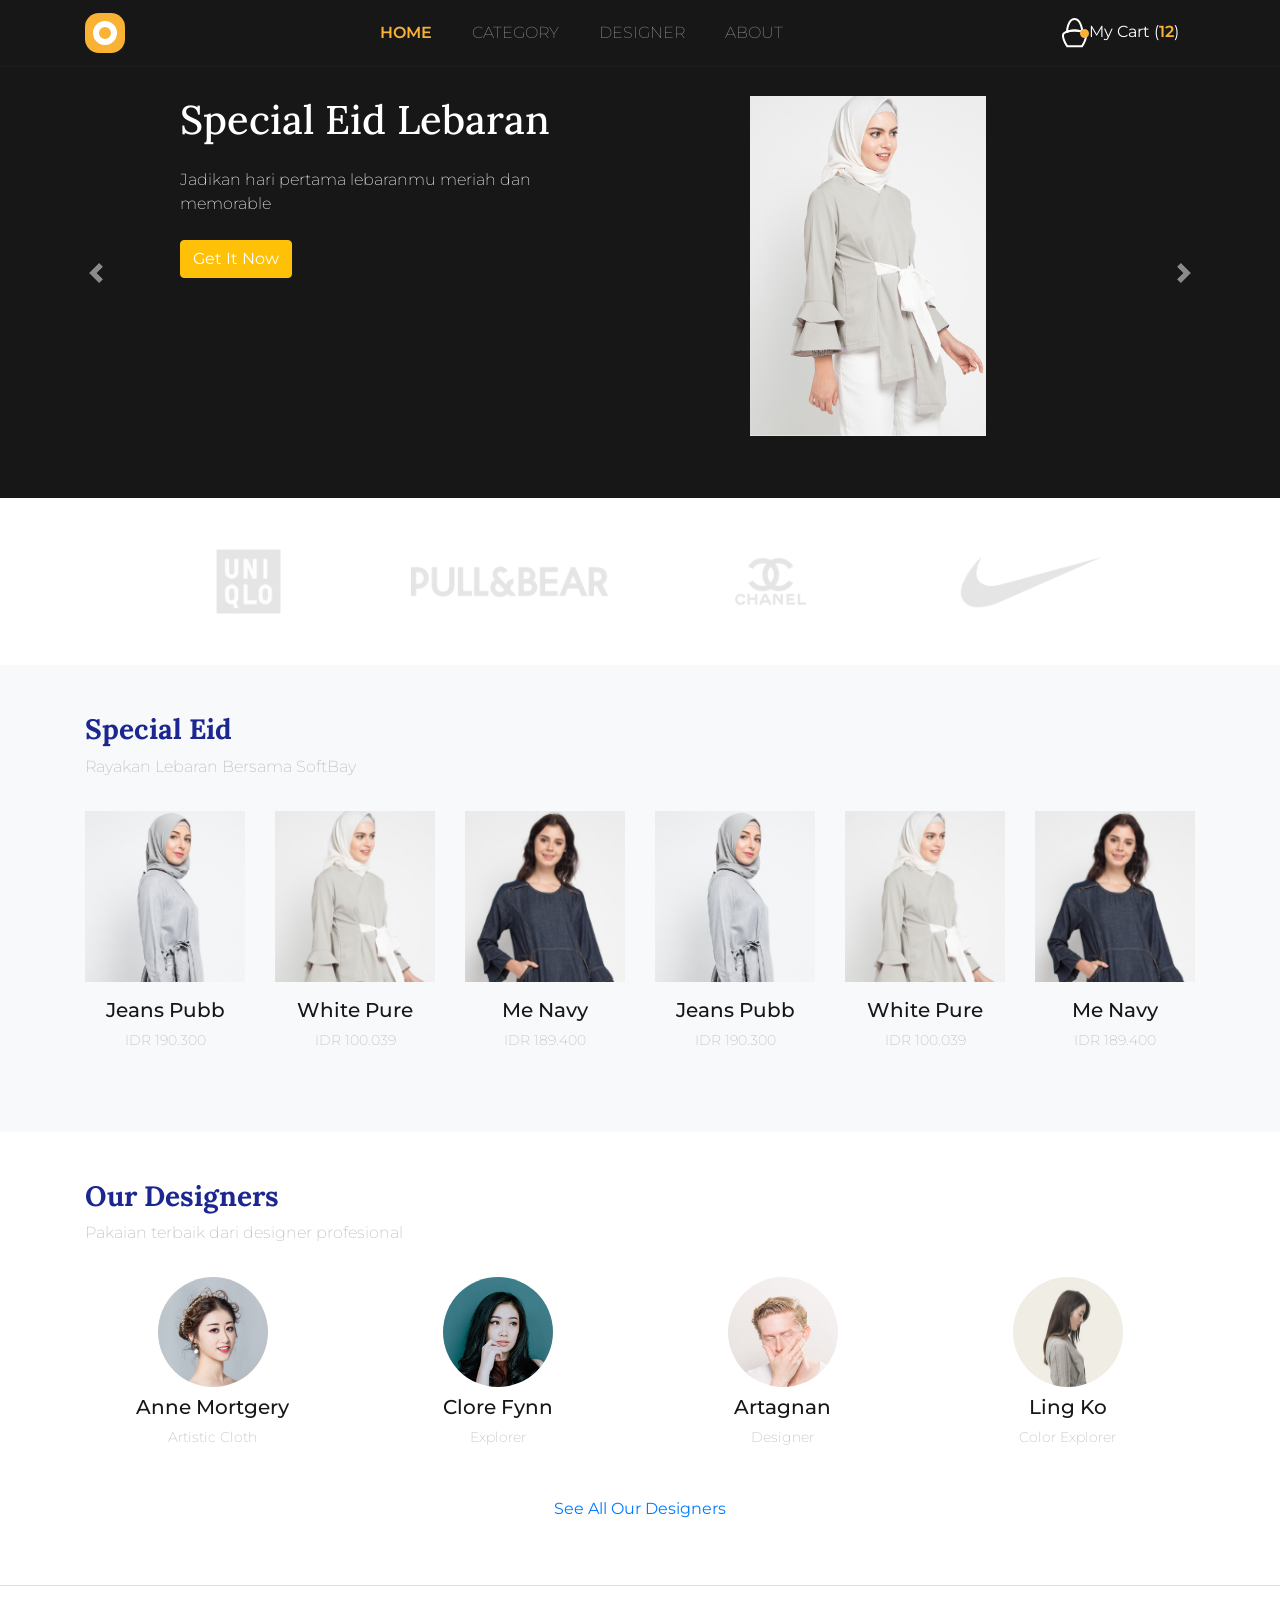
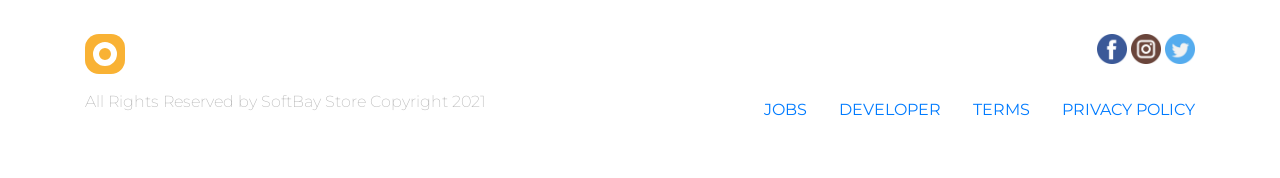
<file: public/index.html>
<!DOCTYPE html>
<html lang="en">
  <head>
    <!-- Required meta tags -->
    <meta charset="utf-8" />
    <meta
      name="viewport"
      content="width=device-width, initial-scale=1, shrink-to-fit=no"
    />

    <!-- Bootstrap CSS -->
    <link rel="stylesheet" href="css/bootstrap.css" />

    <!-- Font Awesome -->
    <link rel="stylesheet" href="css/all.css" />

    <!-- Google Fonts -->
    <link
      href="https://fonts.googleapis.com/css?family=Lora:400,700|Montserrat:200,400,600&display=swap"
      rel="stylesheet"
    />

    <!-- My CSS -->
    <link rel="stylesheet" href="css/style.css" />

    <title>SoftBay-Store</title>
  </head>
  <body>
    <!-- Navbar -->

    <nav class="navbar navbar-expand-lg navbar-dark fixed-top">
      <div class="container">
        <a class="navbar-brand" href="#">
          <img src="images/logo_small.png" alt="SoftBay" />
        </a>
        <button
          class="navbar-toggler"
          type="button"
          data-toggle="collapse"
          data-target="#navbarNav"
          aria-controls="navbarNav"
          aria-expanded="false"
          aria-label="Toggle navigation"
        >
          <span class="navbar-toggler-icon"></span>
        </button>
        <div class="collapse navbar-collapse" id="navbarNav">
          <ul class="navbar-nav text-uppercase mx-auto">
            <li class="nav-item active">
              <a class="nav-link" href="#">HOME</a>
            </li>
            <li class="nav-item">
              <a class="nav-link" href="#">CATEGORY</a>
            </li>
            <li class="nav-item">
              <a class="nav-link" href="#">DESIGNER</a>
            </li>
            <li class="nav-item">
              <a class="nav-link" href="#">ABOUT</a>
            </li>
          </ul>
          <a href="" class="nav-link text-white"
            ><img src="images/icon-cart@2x.png" alt="SoftBay" /></i>My Cart (<span>12</span>)</a
          >
        </div>
      </div>
    </nav>

    <!-- Navbar End -->

    <!-- Carousel -->

    <div id="carouselExampleControls" class="carousel slide mt-5" data-ride="carousel">
  <div class="carousel-inner">
    <div class="container">
    <div class="carousel-item active">
      <div class="row pt-5 justify-content-center">
        <div class="col-9 col-sm-4 col-lg-5">
          <h1 class="mb-4">Special Eid
            Lebaran</h1>
            <p class="mb-4">
              Jadikan hari pertama lebaranmu
              meriah dan memorable
            </p>
            <a href="" class="btn btn-warning text-white">Get It Now</a>
        </div>
        <div class="col-3 col-sm-6 col-md-4 col-lg-4 d-none d-sm-block offset-1">
          <img src="images/slideshow/1@2x.png" alt="">
        </div>
      </div>
    </div>
    <div class="carousel-item">
         <div class="row pt-5 justify-content-center">
        <div class="col-9 col-sm-4 col-lg-5">
          <h1 class="mb-4">Special Eid
            Lebaran</h1>
            <p class="mb-4">
              Jadikan hari pertama lebaranmu
              meriah dan memorable
            </p>
            <a href="" class="btn btn-warning text-white">Get It Now</a>
        </div>
        <div class="col-3 col-sm-6 col-md-4 col-lg-4 d-none d-sm-block offset-1">
          <img src="images/slideshow/1@2x.png" alt="">
        </div>
      </div>
    </div>
    <div class="carousel-item">
         <div class="row pt-5 justify-content-center">
        <div class="col-9 col-sm-4 col-lg-5">
          <h1 class="mb-4">Special Eid
            Lebaran</h1>
            <p class="mb-4">
              Jadikan hari pertama lebaranmu
              meriah dan memorable
            </p>
            <a href="" class="btn btn-warning text-white">Get It Now</a>
        </div>
        <div class="col-3 col-sm-6 col-md-4 col-lg-4 d-none d-sm-block offset-1">
          <img src="images/slideshow/1@2x.png" alt="">
        </div>
      </div>
    </div>
  </div>
  </div>
  <a class="carousel-control-prev" href="#carouselExampleControls" role="button" data-slide="prev">
    <span class="carousel-control-prev-icon" aria-hidden="true"></span>
    <span class="sr-only">Previous</span>
  </a>
  <a class="carousel-control-next" href="#carouselExampleControls" role="button" data-slide="next">
    <span class="carousel-control-next-icon" aria-hidden="true"></span>
    <span class="sr-only">Next</span>
  </a>
</div>

    <!-- Carousel End -->

    <!-- Brands -->

    <section class="brands">
      <div class="container">
        <div class="row p-5 text-center">
          <div class="col-md">
            <img src="images/brand/uniqlo.png" class="img-fluid" alt="">
          </div>
          <div class="col-md">
            <img src="images/brand/pnb.png" class="img-fluid" alt="">
          </div>
          <div class="col-md">
            <img src="images/brand/cc.png" class="img-fluid" alt="">
          </div>
          <div class="col-md">
            <img src="images/brand/nike.png" class="img-fluid" alt="">
          </div>
        </div>
      </div>
    </section>

    <!-- Brands End -->

    <!-- Features -->

    <section class="features bg-light p-5">
      <div class="container">
        <div class="row mb-3">
          <div class="col">
            <h3>Special Eid</h3>
            <p>
              Rayakan Lebaran Bersama SoftBay
            </p>
          </div>
        </div>

        <div class="row">
          <div class="col-6 col-sm-4 col-md-3 col-lg-2">
            <figure class="figure">
              <div class="figure-img">
              <img src="images/feature/1.png" class="figure-img img-fluid " alt="...">
               <a href="" class="d-flex justify-content-center ">
                <img src="images/detail.png" class="align-self-center">
              </a>
             </div>
             <figcaption class="figure-caption text-center">
            <h5>Jeans Pubb</h5>
             <p>
              IDR 190.300
             </p>
            </figcaption>
          </figure>
          </div>
          <div class="col-6 col-sm-4 col-md-3 col-lg-2">
            <figure class="figure">
             <div class="figure-img">
            <img src="images/feature/2.png" class="figure-img img-fluid " alt="...">
             <a href="" class="d-flex justify-content-center ">
            <img src="images/detail.png" class="align-self-center">
             </a>
          </div>
           <figcaption class="figure-caption text-center">
           <h5>White Pure</h5>
            <p>
             IDR 100.039
            </p>
           </figcaption>
          </figure>
          </div>
          <div class="col-6 col-sm-4 col-md-3 col-lg-2">
            <figure class="figure">
             <div class="figure-img">
             <img src="images/feature/3.png" class="figure-img img-fluid " alt="...">
           <a href="" class="d-flex justify-content-center ">
            <img src="images/detail.png" class="align-self-center">
          </a>
         </div>
           <figcaption class="figure-caption text-center">
            <h5>Me Navy</h5>
            <p>
            IDR 189.400
          </p>
         </figcaption>
          </figure>
          </div>
          <div class="col-6 col-sm-4 col-md-3 col-lg-2">
            <figure class="figure">
             <div class="figure-img">
              <img src="images/feature/1.png" class="figure-img img-fluid " alt="...">
              <a href="" class="d-flex justify-content-center ">
              <img src="images/detail.png" class="align-self-center">
             </a>
             </div>
             <figcaption class="figure-caption text-center">
               <h5>Jeans Pubb</h5>
                <p>
                IDR 190.300
              </p>
              </figcaption>
            </figure>
          </div>
          <div class="col-6 col-sm-4 col-md-3 col-lg-2">
            <figure class="figure">
            <div class="figure-img">
              <img src="images/feature/2.png" class="figure-img img-fluid " alt="...">
              <a href="" class="d-flex justify-content-center ">
              <img src="images/detail.png" class="align-self-center">
              </a>
           </div>
            <figcaption class="figure-caption text-center">
             <h5>White Pure</h5>
             <p>
              IDR 100.039
             </p>
            </figcaption>
            </figure>
          </div>
          <div class="col-6 col-sm-4 col-md-3 col-lg-2">
            <figure class="figure">
             <div class="figure-img">
                <img src="images/feature/3.png" class="figure-img img-fluid " alt="...">
                <a href="" class="d-flex justify-content-center ">
             <img src="images/detail.png" class="align-self-center">
           </a>
           </div>
            <figcaption class="figure-caption text-center">
             <h5>Me Navy</h5>
            <p>
               IDR 189.400
            </p>
             </figcaption>
                </figure>
          </div>
        </div>
      </div>
    </section>

    <!-- Features End -->

    <!-- Designer -->

    <section class="designer p-5">
      <div class="container">
        <div class="row mb-3">
          <div class="col">
            <h3>Our Designers</h3>
            <p>
              Pakaian terbaik dari designer profesional
            </p>
          </div>
        </div>

        <div class="row">
          <div class="col-6 col-sm-3 text-center">
              <figure class="figure">
               <img src="images/designer/1.png" class="figure-img img-fluid " alt="...">
                 <figcaption class="figure-caption text-center">
                     <h5>Anne Mortgery</h5>
                        <p>
                        Artistic Cloth
                      </p>
                        </figcaption>
                </figure>
          </div>
            <div class="col-6 col-sm-3 text-center">
              <figure class="figure">
               <img src="images/designer/2.png" class="figure-img img-fluid " alt="...">
                 <figcaption class="figure-caption text-center">
                     <h5>Clore Fynn</h5>
                        <p>
                        Explorer
                      </p>
                        </figcaption>
                </figure>
          </div>
            <div class="col-6 col-sm-3 text-center">
              <figure class="figure">
               <img src="images/designer/3.png" class="figure-img img-fluid " alt="...">
                 <figcaption class="figure-caption text-center">
                     <h5>Artagnan</h5>
                        <p>
                        Designer
                      </p>
                        </figcaption>
                </figure>
          </div>
            <div class="col-6 col-sm-3 text-center">
              <figure class="figure">
               <img src="images/designer/4.png" class="figure-img img-fluid " alt="...">
                 <figcaption class="figure-caption text-center">
                     <h5>Ling Ko</h5>
                        <p>
                        Color Explorer
                      </p>
                        </figcaption>
                </figure>
          </div>
        </div>

        <div class="row m-3">
          <div class="col text-center">
            <a href="">See All Our Designers</a>
          </div>
        </div>
      </div>
    </section>

    <!-- Designer End -->

    <!-- Footer -->

    <footer class="border-top p-5">
      <div class="container">
        <div class="row justify-content-between">
          <div class="col-1">
            <a href=""><img src="images/logo_small.png"></a>
          </div>
          <div class="col-5 text-right">
            <a href=""> <img src="images/social/fb.png" alt=""></a>
           <a href=""> <img src="images/social/ig.png" alt=""></a>
           <a href=""> <img src="images/social/tw.png" alt=""></a>
          </div>
        </div>

        <div class="row mt-3 justify-content-between">
          <div class="col-5">
            <p> 
              All Rights Reserved by SoftBay Store Copyright 2021
            </p>
          </div>
          <div class="col-6">
            <nav class="nav justify-content-end">
              <a class="nav-link" href="#">JOBS</a>
              <a class="nav-link active" href="#">DEVELOPER</a>
              <a class="nav-link" href="#">TERMS</a>
              <a class="nav-link pr-0" href="#"> PRIVACY POLICY</a>
            </nav>
          </div>
        </div>
      </div>
    </footer>

    <!-- Footer End -->

    <script src="js/jquery-3.6.0.min.js"></script>
    <script src="js/popper.min.js"></script>
    <script src="js/bootstrap.js"></script>
    <script src="js/all.js"></script>
  </body>
</html>
</file>
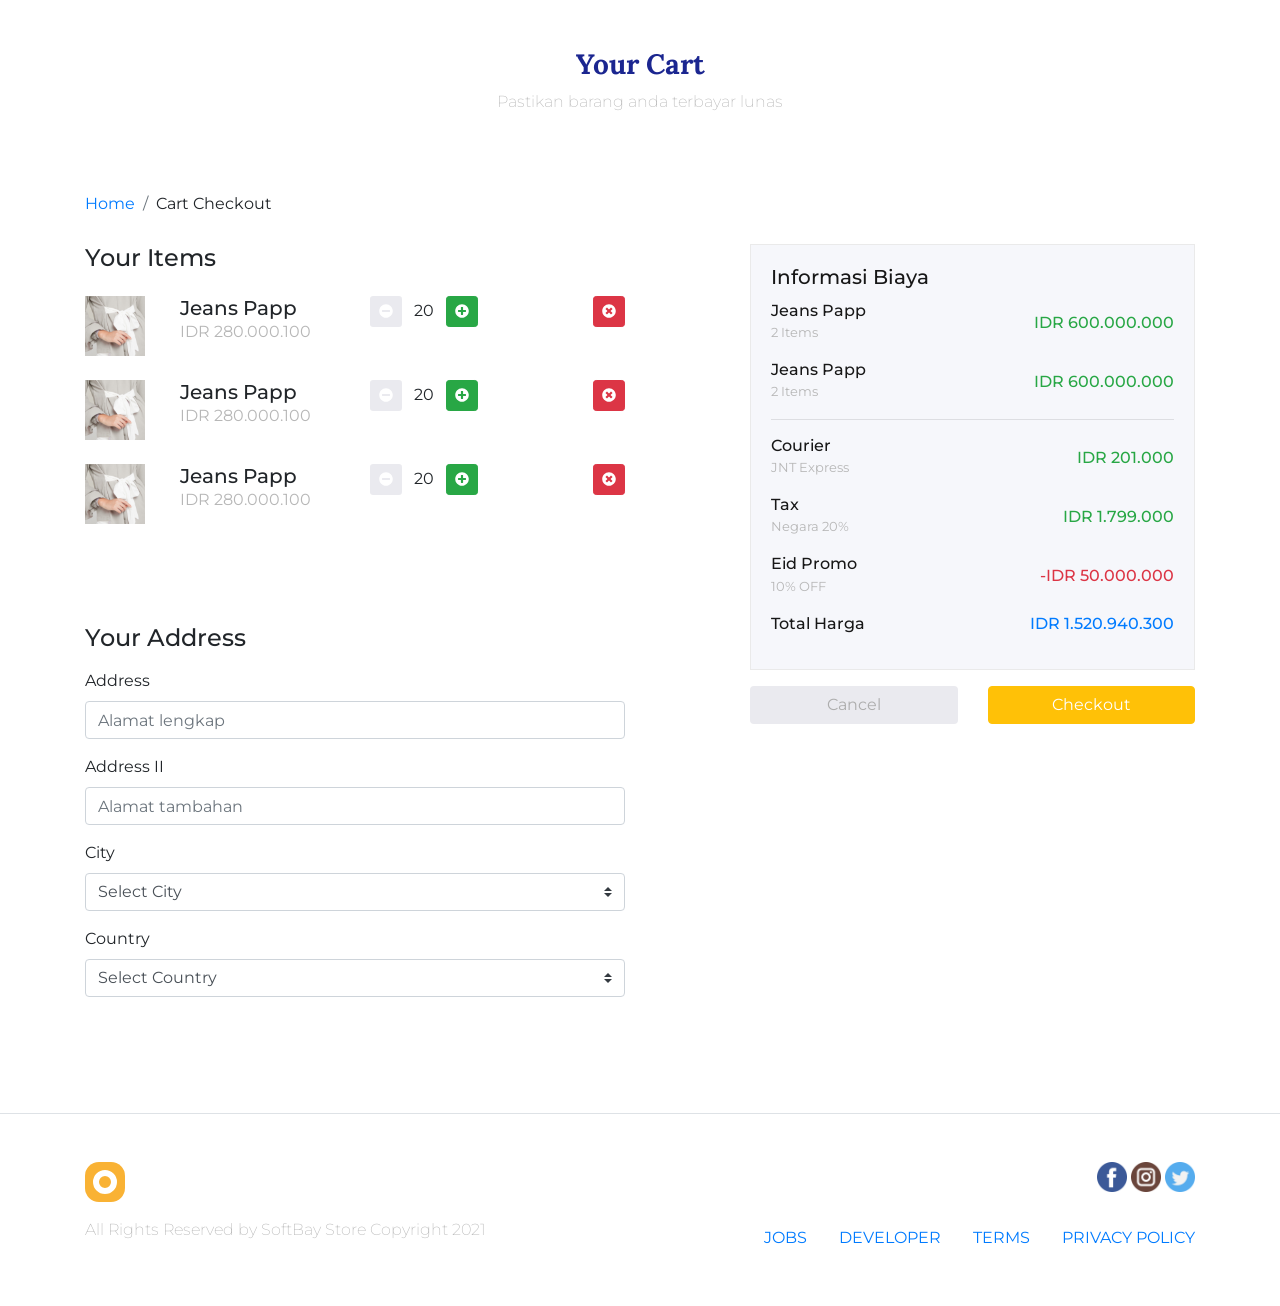
<file: public/cart.html>
<!DOCTYPE html>
<html lang="en">
  <head>
    <!-- Required meta tags -->
    <meta charset="utf-8" />
    <meta
      name="viewport"
      content="width=device-width, initial-scale=1, shrink-to-fit=no"
    />

    <!-- Bootstrap CSS -->
    <link rel="stylesheet" href="css/bootstrap.css" />

    <!-- Font Awesome -->
    <link rel="stylesheet" href="css/all.css" />

    <!-- Google Fonts -->
    <link
      href="https://fonts.googleapis.com/css?family=Lora:400,700|Montserrat:200,400,600&display=swap"
      rel="stylesheet"
    />

    <!-- My CSS -->
    <link rel="stylesheet" href="css/style.css" />

    <title>SoftBay-Store</title>
  </head>
  <body>
    <div class="continer cart-header">
      <div class="row my-5 text-center">
        <div class="col">
          <h3>Your Cart</h3>
          <p>Pastikan barang anda terbayar lunas</p>
        </div>
      </div>
    </div>

    <!-- Breadcrumbs -->

    <div class="container mt-5">
      <nav>
        <ol class="breadcrumb bg-transparent pl-0 cart-breadcrumb">
          <li class="breadcrumb-item active"><a href="#">Home</a></li>
          <li class="breadcrumb-item" aria-current="page">Cart Checkout</li>
        </ol>
      </nav>
    </div>

    <!-- Checkout -->
    <section class="checkout">
      <div class="container">
        <div class="row justify-content-between" style="margin-bottom: 100px">
          <div class="col-lg-6">
            <h4 class="mb-4">Your Items</h4>
            <div class="row mb-4">
              <div class="col-2">
                <img src="images/cart/1.png" />
              </div>
              <div class="col-4">
                <h5 class="m-0">Jeans Papp</h5>
                <p class="m-0" style="color: #b7b7b7">IDR 280.000.100</p>
              </div>
              <div class="col-4">
                <button
                  type="button"
                  class="btn btn-sm"
                  style="background-color: #eaeaef; color: white"
                >
                  <i class="fas fa-minus-circle"></i>
                </button>
                <span class="mx-2">20</span>
                <button
                  type="button"
                  class="btn btn-sm btn-success"
                  style="color: white"
                >
                  <i class="fas fa-plus-circle"></i>
                </button>
              </div>
              <div class="col-2 text-right">
                <button
                  type="button"
                  class="btn btn-sm btn-danger"
                  style="color: white"
                >
                  <i class="fas fa-times-circle"></i>
                </button>
              </div>
            </div>
            <div class="row mb-4">
              <div class="col-2">
                <img src="images/cart/1.png" />
              </div>
              <div class="col-4">
                <h5 class="m-0">Jeans Papp</h5>
                <p class="m-0" style="color: #b7b7b7">IDR 280.000.100</p>
              </div>
              <div class="col-4">
                <button
                  type="button"
                  class="btn btn-sm"
                  style="background-color: #eaeaef; color: white"
                >
                  <i class="fas fa-minus-circle"></i>
                </button>
                <span class="mx-2">20</span>
                <button
                  type="button"
                  class="btn btn-sm btn-success"
                  style="color: white"
                >
                  <i class="fas fa-plus-circle"></i>
                </button>
              </div>
              <div class="col-2 text-right">
                <button
                  type="button"
                  class="btn btn-sm btn-danger"
                  style="color: white"
                >
                  <i class="fas fa-times-circle"></i>
                </button>
              </div>
            </div>
            <div class="row mb-4">
              <div class="col-2">
                <img src="images/cart/1.png" />
              </div>
              <div class="col-4">
                <h5 class="m-0">Jeans Papp</h5>
                <p class="m-0" style="color: #b7b7b7">IDR 280.000.100</p>
              </div>
              <div class="col-4">
                <button
                  type="button"
                  class="btn btn-sm"
                  style="background-color: #eaeaef; color: white"
                >
                  <i class="fas fa-minus-circle"></i>
                </button>
                <span class="mx-2">20</span>
                <button
                  type="button"
                  class="btn btn-sm btn-success"
                  style="color: white"
                >
                  <i class="fas fa-plus-circle"></i>
                </button>
              </div>
              <div class="col-2 text-right">
                <button
                  type="button"
                  class="btn btn-sm btn-danger"
                  style="color: white"
                >
                  <i class="fas fa-times-circle"></i>
                </button>
              </div>
            </div>

            <h4 class="mb-3" style="margin-top: 100px">Your Address</h4>

            <form>
              <div class="form-group">
                <label for="address">Address</label>
                <input
                  type="text"
                  class="form-control"
                  id="address"
                  placeholder="Alamat lengkap"
                />
              </div>
              <div class="form-group">
                <label for="address2">Address II</label>
                <input
                  type="text"
                  class="form-control"
                  id="address2"
                  placeholder="Alamat tambahan"
                />
              </div>
              <div class="form-group">
                <label for="city">City</label>
                <select class="custom-select">
                  <option selected>Select City</option>
                  <option value="1">Bandung</option>
                  <option value="2">Jakarta</option>
                  <option value="3">Surabaya</option>
                </select>
              </div>
              <div class="form-group">
                <label for="country">Country</label>
                <select class="custom-select">
                  <option selected>Select Country</option>
                  <option value="1">Indonesia</option>
                  <option value="2">Malaysia</option>
                  <option value="3">Singapore</option>
                </select>
              </div>
            </form>
          </div>

          <div class="col-lg-5">
            <div class="card rounded-0 checkout-detail">
              <div class="card-body">
                <h5 class="card-title">Informasi Biaya</h5>
                <div class="row mb-3">
                  <div class="col">
                    <h6 class="m-0">Jeans Papp</h6>
                    <small style="color: #b7b7b7">2 Items</small>
                  </div>
                  <div class="col d-flex justify-content-end">
                    <h6 class="m-0 align-self-center text-success">
                      IDR 600.000.000
                    </h6>
                  </div>
                </div>
                <div class="row mb-3">
                  <div class="col">
                    <h6 class="m-0">Jeans Papp</h6>
                    <small style="color: #b7b7b7">2 Items</small>
                  </div>
                  <div class="col d-flex justify-content-end">
                    <h6 class="m-0 align-self-center text-success">
                      IDR 600.000.000
                    </h6>
                  </div>
                </div>

                <hr />

                <div class="row mb-3">
                  <div class="col">
                    <h6 class="m-0">Courier</h6>
                    <small style="color: #b7b7b7">JNT Express</small>
                  </div>
                  <div class="col d-flex justify-content-end">
                    <h6 class="m-0 align-self-center text-success">
                      IDR 201.000
                    </h6>
                  </div>
                </div>

                <div class="row mb-3">
                  <div class="col">
                    <h6 class="m-0">Tax</h6>
                    <small style="color: #b7b7b7">Negara 20%</small>
                  </div>
                  <div class="col d-flex justify-content-end">
                    <h6 class="m-0 align-self-center text-success">
                      IDR 1.799.000
                    </h6>
                  </div>
                </div>

                <div class="row mb-3">
                  <div class="col">
                    <h6 class="m-0">Eid Promo</h6>
                    <small style="color: #b7b7b7">10% OFF</small>
                  </div>
                  <div class="col d-flex justify-content-end">
                    <h6 class="m-0 align-self-center text-danger">
                      -IDR 50.000.000
                    </h6>
                  </div>
                </div>

                <div class="row mb-3">
                  <div class="col">
                    <h6 class="m-0">Total Harga</h6>
                  </div>
                  <div class="col d-flex justify-content-end">
                    <h6 class="m-0 align-self-center text-primary">
                      IDR 1.520.940.300
                    </h6>
                  </div>
                </div>
              </div>
            </div>

            <div class="row mt-3">
              <div class="col">
                <button
                  type="button"
                  class="btn btn-block"
                  style="background-color: #eaeaef; color: #adadad"
                >
                  Cancel
                </button>
              </div>
              <div class="col">
                <button
                  type="button"
                  class="btn btn-warning btn-block text-white"
                  data-toggle="modal"
                  data-target="#checkoutModal"
                >
                  Checkout
                </button>
              </div>
            </div>
          </div>
        </div>
      </div>
    </section>

    <!-- Checkout End -->

    <!-- Modal -->
    <div
      class="modal fade checkout-success"
      id="checkoutModal"
      tabindex="-1"
      aria-labelledby="exampleModalLabel"
      aria-hidden="true"
    >
      <div class="modal-dialog">
        <div class="modal-content">
          <div class="modal-body text-center">
            <img src="images/checkout/1.png" class="mb-5" />
            <h3>Checkout Berhasil</h3>
            <p>
              Anda akan mendapatkan barang anda <br />
              dalam beberapa hari
            </p>
            <button
              type="button"
              class="btn btn-secondary border-0 mt-3"
              data-dismiss="modal"
              style="background-color: #eaeaef; color: #adadad"
            >
              Home
            </button>
          </div>
        </div>
      </div>
    </div>

    <!-- Footer -->

    <footer class="border-top p-5">
      <div class="container">
        <div class="row justify-content-between">
          <div class="col-1">
            <a href=""><img src="images/logo_small.png" /></a>
          </div>
          <div class="col-5 text-right">
            <a href=""> <img src="images/social/fb.png" alt="" /></a>
            <a href=""> <img src="images/social/ig.png" alt="" /></a>
            <a href=""> <img src="images/social/tw.png" alt="" /></a>
          </div>
        </div>

        <div class="row mt-3 justify-content-between">
          <div class="col-5">
            <p>All Rights Reserved by SoftBay Store Copyright 2021</p>
          </div>
          <div class="col-6">
            <nav class="nav justify-content-end">
              <a class="nav-link" href="#">JOBS</a>
              <a class="nav-link active" href="#">DEVELOPER</a>
              <a class="nav-link" href="#">TERMS</a>
              <a class="nav-link pr-0" href="#"> PRIVACY POLICY</a>
            </nav>
          </div>
        </div>
      </div>
    </footer>

    <!-- Footer End -->

    <script src="js/jquery-3.6.0.min.js"></script>
    <script src="js/popper.min.js"></script>
    <script src="js/bootstrap.js"></script>
    <script src="js/all.js"></script>
  </body>
</html>
</file>
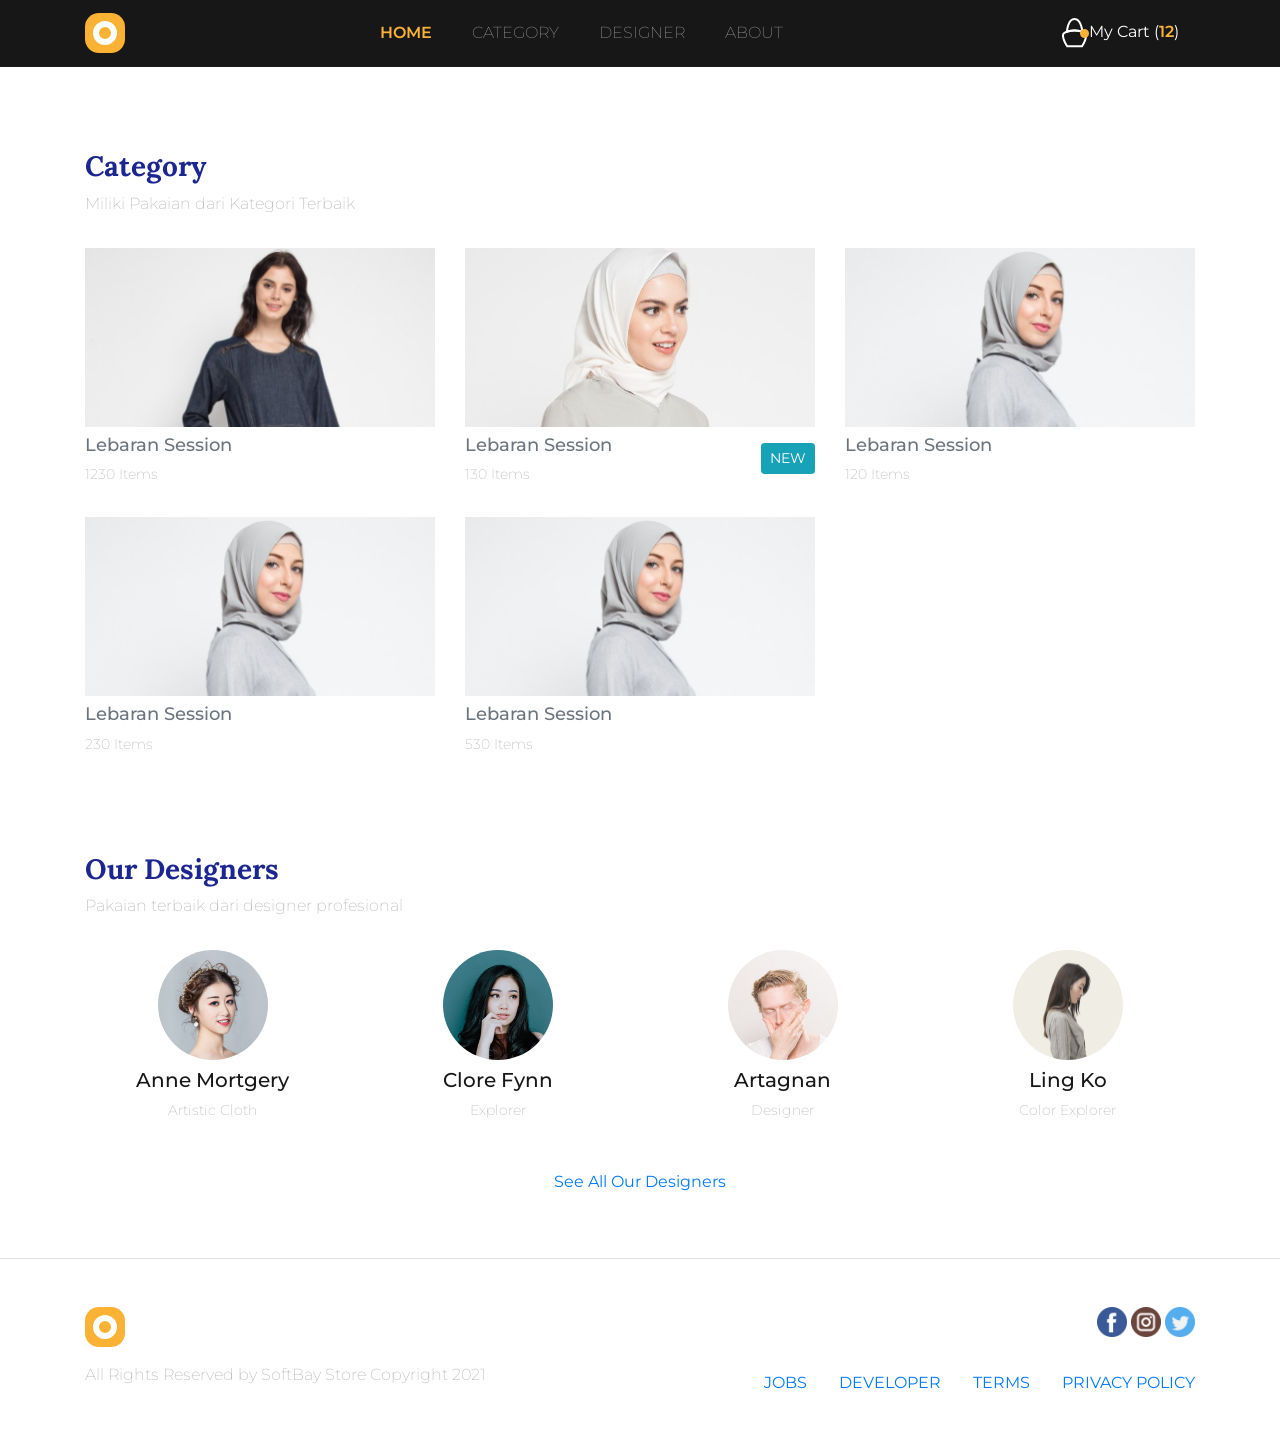
<file: public/category.html>
<!DOCTYPE html>
<html lang="en">
  <head>
    <!-- Required meta tags -->
    <meta charset="utf-8" />
    <meta
      name="viewport"
      content="width=device-width, initial-scale=1, shrink-to-fit=no"
    />

    <!-- Bootstrap CSS -->
    <link rel="stylesheet" href="css/bootstrap.css" />

    <!-- Font Awesome -->
    <link rel="stylesheet" href="css/all.css" />

    <!-- Google Fonts -->
    <link
      href="https://fonts.googleapis.com/css?family=Lora:400,700|Montserrat:200,400,600&display=swap"
      rel="stylesheet"
    />

    <!-- My CSS -->
    <link rel="stylesheet" href="css/style.css" />

    <title>SoftBay-Store</title>
  </head>
  <body>
    <!-- Navbar -->

    <nav class="navbar navbar-expand-lg navbar-dark fixed-top">
      <div class="container">
        <a class="navbar-brand" href="#">
          <img src="images/logo_small.png" alt="SoftBay" />
        </a>
        <button
          class="navbar-toggler"
          type="button"
          data-toggle="collapse"
          data-target="#navbarNav"
          aria-controls="navbarNav"
          aria-expanded="false"
          aria-label="Toggle navigation"
        >
          <span class="navbar-toggler-icon"></span>
        </button>
        <div class="collapse navbar-collapse" id="navbarNav">
          <ul class="navbar-nav text-uppercase mx-auto">
            <li class="nav-item active">
              <a class="nav-link" href="#">HOME</a>
            </li>
            <li class="nav-item">
              <a class="nav-link" href="#">CATEGORY</a>
            </li>
            <li class="nav-item">
              <a class="nav-link" href="#">DESIGNER</a>
            </li>
            <li class="nav-item">
              <a class="nav-link" href="#">ABOUT</a>
            </li>
          </ul>
          <a href="" class="nav-link text-white"
            ><img src="images/icon-cart@2x.png" alt="SoftBay" /></i>My Cart (<span>12</span>)</a
          >
        </div>
      </div>
    </nav>

    <!-- Navbar End -->

    <!-- Category -->

<section class="category-product">
  <div class="container">
   <div class="row mb-3">
          <div class="col">
            <h3>Category</h3>
            <p>
              Miliki Pakaian dari Kategori Terbaik
            </p>
          </div>
        </div>

        <div class="row">
          <div class="col-md-4 col-sm-6">
            <figure class="figure">
              <img src="images/single/similar/1.png" class="figure-img img-fluid">
              <figcaption class="figure-caption">
                <div class="row">
                  <div class="col">
                    <h4 style="font-size: 18px;">
                      Lebaran Session
                    </h4>
                    <p style="font-size: 14px;">
                      1230 Items
                    </p>
                  </div>
                </div>
              </figcaption>
            </figure>
          </div>
             <div class="col-md-4 col-sm-6">
            <figure class="figure">
              <img src="images/single/similar/2.png" class="figure-img img-fluid">
              <figcaption class="figure-caption">
                <div class="row">
                  <div class="col">
                    <a href="" class="btn btn-sm btn-info float-right mt-2">NEW</a>
                    <h4 style="font-size: 18px;">
                      Lebaran Session
                    </h4>
                    <p style="font-size: 14px;">
                      130 Items
                    </p>
                  </div>
                </div>
              </figcaption>
            </figure>
          </div>
             <div class="col-md-4 col-sm-6">
            <figure class="figure">
              <img src="images/single/similar/3.png" class="figure-img img-fluid">
              <figcaption class="figure-caption">
                <div class="row">
                  <div class="col">
                   <h4 style="font-size: 18px;">
                      Lebaran Session
                    </h4>
                    <p style="font-size: 14px;">
                      120 Items
                    </p>
                  </div>
                </div>
              </figcaption>
            </figure>
          </div>
          <div class="col-md-4 col-sm-6">
            <figure class="figure">
              <img src="images/single/similar/3.png" class="figure-img img-fluid">
              <figcaption class="figure-caption">
                <div class="row">
                  <div class="col">
                    <h4 style="font-size: 18px;">
                      Lebaran Session
                    </h4>
                    <p style="font-size: 14px;">
                      230 Items
                    </p>
                  </div>
                </div>
              </figcaption>
            </figure>
          </div>
          <div class="col-md-4 col-sm-6">
            <figure class="figure">
              <img src="images/single/similar/3.png" class="figure-img img-fluid">
              <figcaption class="figure-caption">
                <div class="row">
                  <div class="col">
                    <h4 style="font-size: 18px;">
                      Lebaran Session
                    </h4>
                    <p style="font-size: 14px;">
                      530 Items
                    </p>
                  </div>
                </div>
              </figcaption>
            </figure>
          </div>
        </div>
  </div>
</section>

<!-- Category End -->

    <!-- Designer -->

    <section class="designer p-5 category-designer">
      <div class="container">
        <div class="row mb-3">
          <div class="col mt-5">
            <h3>Our Designers</h3>
            <p>
              Pakaian terbaik dari designer profesional
            </p>
          </div>
        </div>

        <div class="row">
          <div class="col-6 col-sm-3 text-center">
              <figure class="figure">
               <img src="images/designer/1.png" class="figure-img img-fluid " alt="...">
                 <figcaption class="figure-caption text-center">
                     <h5>Anne Mortgery</h5>
                        <p>
                        Artistic Cloth
                      </p>
                        </figcaption>
                </figure>
          </div>
            <div class="col-6 col-sm-3 text-center">
              <figure class="figure">
               <img src="images/designer/2.png" class="figure-img img-fluid " alt="...">
                 <figcaption class="figure-caption text-center">
                     <h5>Clore Fynn</h5>
                        <p>
                        Explorer
                      </p>
                        </figcaption>
                </figure>
          </div>
            <div class="col-6 col-sm-3 text-center">
              <figure class="figure">
               <img src="images/designer/3.png" class="figure-img img-fluid " alt="...">
                 <figcaption class="figure-caption text-center">
                     <h5>Artagnan</h5>
                        <p>
                        Designer
                      </p>
                        </figcaption>
                </figure>
          </div>
            <div class="col-6 col-sm-3 text-center">
              <figure class="figure">
               <img src="images/designer/4.png" class="figure-img img-fluid " alt="...">
                 <figcaption class="figure-caption text-center">
                     <h5>Ling Ko</h5>
                        <p>
                        Color Explorer
                      </p>
                        </figcaption>
                </figure>
          </div>
        </div>

        <div class="row m-3">
          <div class="col text-center">
            <a href="">See All Our Designers</a>
          </div>
        </div>
      </div>
    </section>

    <!-- Designer End -->

    <!-- Footer -->

    <footer class="border-top p-5">
      <div class="container">
        <div class="row justify-content-between">
          <div class="col-1">
            <a href=""><img src="images/logo_small.png"></a>
          </div>
          <div class="col-5 text-right">
            <a href=""> <img src="images/social/fb.png" alt=""></a>
           <a href=""> <img src="images/social/ig.png" alt=""></a>
           <a href=""> <img src="images/social/tw.png" alt=""></a>
          </div>
        </div>

        <div class="row mt-3 justify-content-between">
          <div class="col-5">
            <p> 
              All Rights Reserved by SoftBay Store Copyright 2021
            </p>
          </div>
          <div class="col-6">
            <nav class="nav justify-content-end">
              <a class="nav-link" href="#">JOBS</a>
              <a class="nav-link active" href="#">DEVELOPER</a>
              <a class="nav-link" href="#">TERMS</a>
              <a class="nav-link pr-0" href="#"> PRIVACY POLICY</a>
            </nav>
          </div>
        </div>
      </div>
    </footer>

    <!-- Footer End -->

    <script src="js/jquery-3.6.0.min.js"></script>
    <script src="js/popper.min.js"></script>
    <script src="js/bootstrap.js"></script>
    <script src="js/all.js"></script>
  </body>
</html>
</file>
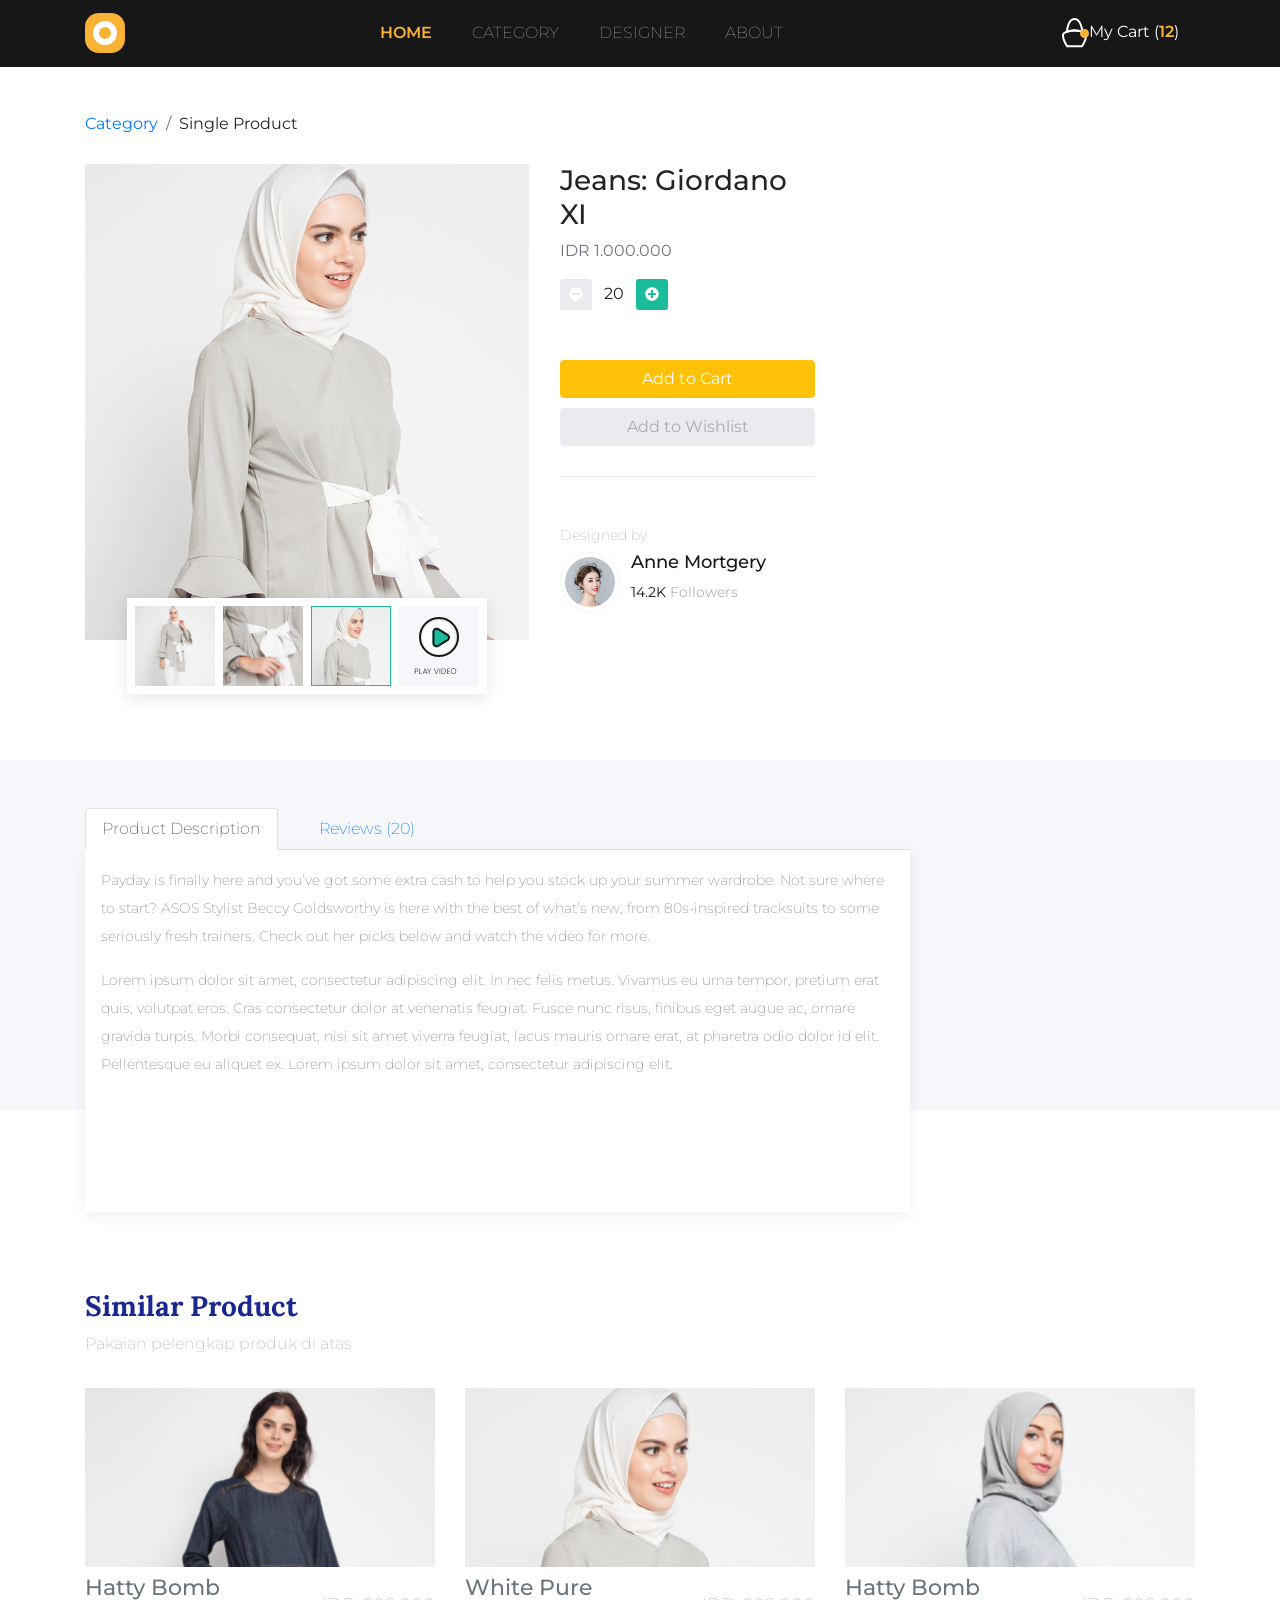
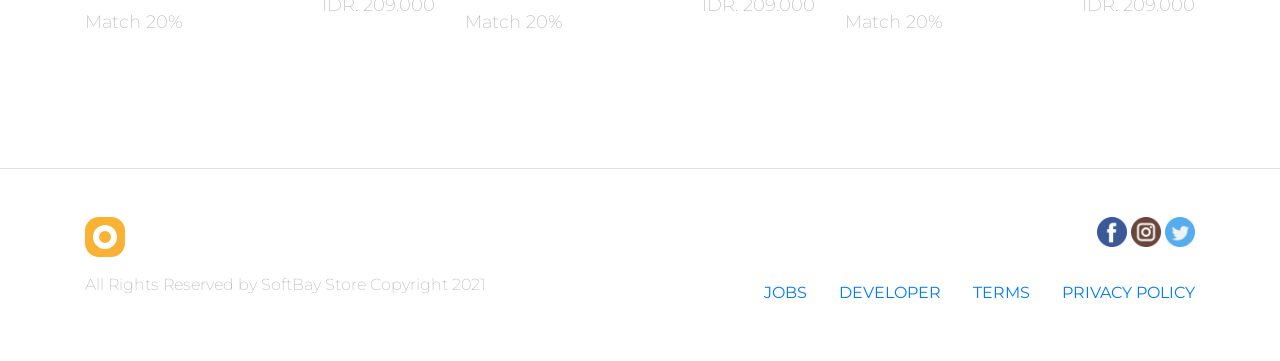
<file: public/single.html>
<!DOCTYPE html>
<html lang="en">
  <head>
    <!-- Required meta tags -->
    <meta charset="utf-8" />
    <meta
      name="viewport"
      content="width=device-width, initial-scale=1, shrink-to-fit=no"
    />

    <!-- Bootstrap CSS -->
    <link rel="stylesheet" href="css/bootstrap.css" />

    <!-- Font Awesome -->
    <link rel="stylesheet" href="css/all.css" />

    <!-- Google Fonts -->
    <link
      href="https://fonts.googleapis.com/css?family=Lora:400,700|Montserrat:200,400,600&display=swap"
      rel="stylesheet"
    />

    <!-- My CSS -->
    <link rel="stylesheet" href="css/style.css" />

    <title>SoftBay-Store</title>
  </head>
  <body>
    <!-- Navbar -->

    <nav class="navbar navbar-expand-lg navbar-dark fixed-top">
      <div class="container">
        <a class="navbar-brand" href="#">
          <img src="images/logo_small.png" alt="SoftBay" />
        </a>
        <button
          class="navbar-toggler"
          type="button"
          data-toggle="collapse"
          data-target="#navbarNav"
          aria-controls="navbarNav"
          aria-expanded="false"
          aria-label="Toggle navigation"
        >
          <span class="navbar-toggler-icon"></span>
        </button>
        <div class="collapse navbar-collapse" id="navbarNav">
          <ul class="navbar-nav text-uppercase mx-auto">
            <li class="nav-item active">
              <a class="nav-link" href="#">HOME</a>
            </li>
            <li class="nav-item">
              <a class="nav-link" href="#">CATEGORY</a>
            </li>
            <li class="nav-item">
              <a class="nav-link" href="#">DESIGNER</a>
            </li>
            <li class="nav-item">
              <a class="nav-link" href="#">ABOUT</a>
            </li>
          </ul>
          <a href="" class="nav-link text-white"
            ><img src="images/icon-cart@2x.png" alt="SoftBay" /></i>My Cart (<span>12</span>)</a
          >
        </div>
      </div>
    </nav>

    <!-- Navbar End -->

 <!-- Breadcrumbs -->

 <div class="container mt-5">
 <nav>
  <ol class="breadcrumb bg-transparent pl-0">
    <li class="breadcrumb-item active"><a href="#">Category</a></li>
    <li class="breadcrumb-item" aria-current="page">Single Product</li>
  </ol>
</nav>
</div>


<!-- Single Product -->
<section class="single-product">
  <div class="container">
    <div class="row">
      <div class="col-lg-5">
        <figure class="figure">
          <img src="images/single/1.png" class="figure-img img-fluid">
          <figcaption class="figure-caption product-thumbnail-container d-flex justify-content-between">
            <a href="">
              <img src="images/single/thumbnail/1.png" >
            </a>
               <a href="">
              <img src="images/single/thumbnail/2.png" >
            </a>
               <a href="">
              <img src="images/single/thumbnail/3.png" >
            </a>
               <a href="">
              <img src="images/single/thumbnail/4.png" >
            </a>
          </figcaption>
        </figure>
      </div>

      <div class="col-lg-3">
        <h3>Jeans: Giordano XI</h3>
        <p class="text-muted">
          IDR 1.000.000
        </p>
        <button type="button" class="btn btn-sm" style="background-color: #EAEAEF; color:white;"><i class="fas fa-minus-circle"></i>
        </button>
        <span class="mx-2">20</span>
         <button type="button" class="btn btn-sm" style="background-color: #1ABC9C; color:white;"><i class="fas fa-plus-circle"></i>
        </button>

        <div class="btn-product">
          <a href="" class="btn btn-warning text-white">Add to Cart</a>
          <a href="" class="btn" style="background-color: #EAEAEF; color: #ADADAD;">Add to Wishlist</a>
        </div>

        <div class="designed-by">
        <h5>Designed by</h5>
        <div class="row">
          <div class="col-3">
            <img src="images/single/2.png" alt="">
          </div>
          <div class="col">
            <h4>Anne Mortgery</h4>
            <p>14.2K <span>Followers</span></p>
          </div>
        </div>
        </div>
      </div>
    </div>
  </div>
</section>

<!-- Product Description and Review -->

<section class="product-description p-5">
  <div class="container">
    <div class="row">
      <div class="col-lg-9">
        <ul class="nav nav-tabs" id="myTab" role="tablist">
           <li class="nav-item" role="presentation">
           <a class="nav-link active" id="description-tab" data-toggle="tab" href="#description" role="tab" aria-controls="description" aria-selected="true">
             Product Description</a>
          </li>
          <li class="nav-item" role="presentation">
           <a class="nav-link" id="review-tab" data-toggle="tab" href="#review" role="tab" aria-controls="review" aria-selected="false">
             Reviews (20)</a>
          </li>
            </ul>
          <div class="tab-content p-3" id="myTabContent">
        <div class="tab-pane fade show active product-review" id="description" role="tabpanel" aria-labelledby="description-tab">
          <p>
            Payday is finally here and you’ve got some extra cash to help you  stock up your summer 
          wardrobe. Not sure where to start? ASOS Stylist Beccy Goldsworthy is here with the best of what’s 
          new, from 80s-inspired tracksuits to some seriously fresh trainers. Check out her picks below 
          and watch the video for more.
          </p>
          <p>
            Lorem ipsum dolor sit amet, consectetur adipiscing elit. In nec felis metus. Vivamus eu urna 
            tempor, pretium erat quis, volutpat eros. Cras consectetur dolor at venenatis feugiat. Fusce 
            nunc risus, finibus eget augue ac, ornare gravida turpis. Morbi consequat, nisi sit amet viverra 
            feugiat, lacus mauris ornare erat, at pharetra odio dolor id elit. Pellentesque eu aliquet ex. 
            Lorem ipsum dolor sit amet, consectetur adipiscing elit.
          </p>
        </div>
      <div class="tab-pane fade product-review" id="review" role="tabpanel" aria-labelledby="review-tab">
        <div class="row">
          <div class="col-1 d-none d-md-block">
            <img src="images/single/review/1.png" >
          </div>
          <div class="col">
            <h5>Joe Mackenzie</h5>
            <p>
              Produknya bagus dan juga rapih cocok untuk kulit
            </p>
          </div>
        </div>
         <div class="row">
          <div class="col-1 d-none d-md-block">
            <img src="images/single/review/2.png" >
          </div>
          <div class="col">
            <h5>Brian Smith</h5>
            <p>
              Kerudungnya tidak membuat Kepala menjadi panas
            </p>
          </div>
        </div>
         <div class="row">
          <div class="col-1 d-none d-md-block">
            <img src="images/single/review/3.png" >
          </div>
          <div class="col">
            <h5>Lynda Lin</h5>
            <p>
              Kerudungnya tidak membuat Kepala menjadi panas
            </p>
          </div>
        </div>
         <div class="row">
          <div class="col-1 d-none d-md-block">
            <img src="images/single/review/1.png" >
          </div>
          <div class="col">
            <h5>Joe Mackenzie</h5>
            <p>
              Produknya bagus dan juga rapih cocok untuk kulit
            </p>
          </div>
        </div>
      </div>
  </div>
      </div>
    </div>
  </div>
</section>

<!-- Product Description and Review End -->

<!-- Similar Product -->

<section class="similar-product">
  <div class="container">
   <div class="row mb-3">
          <div class="col">
            <h3>Similar Product</h3>
            <p>
              Pakaian pelengkap produk di atas
            </p>
          </div>
        </div>

        <div class="row">
          <div class="col-sm-4">
            <figure class="figure">
              <img src="images/single/similar/1.png" class="figure-img img-fluid">
              <figcaption class="figure-caption">
                <div class="row">
                  <div class="col">
                    <h4 style="font-size: 22px;">
                      Hatty Bomb
                    </h4>
                    <p style="font-size: 18px;">
                      Match 20%
                    </p>
                  </div>
                  <div class="col align-items-center d-flex justify-content-end">
                    <p style="font-size: 18px;">
                      IDR. 209.000
                    </p>
                  </div>
                </div>
              </figcaption>
            </figure>
          </div>
             <div class="col-sm-4">
            <figure class="figure">
              <img src="images/single/similar/2.png" class="figure-img img-fluid">
              <figcaption class="figure-caption">
                <div class="row">
                  <div class="col">
                    <h4 style="font-size: 22px;">
                      White Pure
                    </h4>
                    <p style="font-size: 18px;">
                      Match 20%
                    </p>
                  </div>
                  <div class="col align-items-center d-flex justify-content-end">
                    <p style="font-size: 18px;">
                      IDR. 209.000
                    </p>
                  </div>
                </div>
              </figcaption>
            </figure>
          </div>
             <div class="col-sm-4">
            <figure class="figure">
              <img src="images/single/similar/3.png" class="figure-img img-fluid">
              <figcaption class="figure-caption">
                <div class="row">
                  <div class="col">
                    <h4 style="font-size: 22px;">
                      Hatty Bomb
                    </h4>
                    <p style="font-size: 18px;">
                      Match 20%
                    </p>
                  </div>
                  <div class="col align-items-center d-flex justify-content-end">
                    <p style="font-size: 18px;">
                      IDR. 209.000
                    </p>
                  </div>
                </div>
              </figcaption>
            </figure>
          </div>
        </div>
  </div>
</section>

<!-- Similar Product End -->


    <!-- Footer -->

    <footer class="border-top p-5">
      <div class="container">
        <div class="row justify-content-between">
          <div class="col-1">
            <a href=""><img src="images/logo_small.png"></a>
          </div>
          <div class="col-5 text-right">
            <a href=""> <img src="images/social/fb.png" alt=""></a>
           <a href=""> <img src="images/social/ig.png" alt=""></a>
           <a href=""> <img src="images/social/tw.png" alt=""></a>
          </div>
        </div>

        <div class="row mt-3 justify-content-between">
          <div class="col-5">
            <p> 
              All Rights Reserved by SoftBay Store Copyright 2021
            </p>
          </div>
          <div class="col-6">
            <nav class="nav justify-content-end">
              <a class="nav-link" href="#">JOBS</a>
              <a class="nav-link active" href="#">DEVELOPER</a>
              <a class="nav-link" href="#">TERMS</a>
              <a class="nav-link pr-0" href="#"> PRIVACY POLICY</a>
            </nav>
          </div>
        </div>
      </div>
    </footer>

    <!-- Footer End -->

    <script src="js/jquery-3.6.0.min.js"></script>
    <script src="js/popper.min.js"></script>
    <script src="js/bootstrap.js"></script>
    <script src="js/all.js"></script>
  </body>
</html>
</file>
<file: public/css/style.css>
body {
  font-family: "Montserrat";
}

.navbar {
  background-color: #171717;
  border-bottom: 1px solid #3333;
}

.nav-item {
  margin-right: 24px;
  font-weight: 200;
}

.nav-item.active a {
  color: #f9b234 !important;
  font-weight: 600;
}

.nav-link span {
  color: #f9b234;
  font-weight: 600;
}

/* Carousel */
.carousel {
  height: 450px;
  background-color: #171717;
  color: #ffff;
}

.carousel h1 {
  font-family: "Lora";
}

.carousel p {
  font-weight: 200;
}

.features h3,
.designer h3,
.similar-product h3,
.cart-header h3,
.checkout-success h3,
.category-product h3 {
  font-family: "Lora";
  color: #1b2690;
  font-weight: bold;
}

.features p,
.designer p,
footer p,
.similar-product p,
.cart-header p,
.checkout-success p,
.category-product p {
  font-weight: 200;
  color: #b7b7b7;
}

.figure h5 {
  color: #171717;
}

.figure-img {
  position: relative;
}

.figure-img a {
  position: absolute;
  top: 0;
  left: 0;
  right: 0;
  bottom: 8px;
  background-color: rgba(0, 0, 0, 0.7);
  opacity: 0;
  transition: opacity 0.3s;
}

.figure-img:hover a {
  opacity: 1;
}

/* Breadcrumbs */
.breadcrumb {
  margin-top: 100px;
}

.cart-breadcrumb {
  margin-top: 50px;
}

.product-thumbnail-container {
  background-color: white;
  box-shadow: 0 4px 15px rgba(0, 0, 0, 0.1);
  width: 360px;
  padding: 8px;
  margin: auto;
  transform: translateY(-50px);
}

.product-thumbnail-container a:hover {
  text-decoration: none;
}

.btn-product {
  margin: 50px 0;
  padding-bottom: 20px;
  border-bottom: 1px solid #eaeaef;
}

.btn-product .btn {
  display: block;
  margin: 10px 0;
}

.designed-by h5 {
  font-size: 14px;
  font-weight: 200;
  color: #b7b7b7;
}

.designed-by h4 {
  font-size: 18px;
  color: #171717;
}

.designed-by p {
  font-size: 14px;
  font-weight: 400;
  color: #171717;
}

.designed-by p span {
  color: #b7b7b7;
}

/* Product Description */
.product-description {
  background-color: #f6f7fb;
  height: 350px;
}

.product-description .tab-content {
  background-color: #ffff;
  border: #dee2e6;
  border-top: 0;
  box-shadow: 0 4px 15px rgba(0, 0, 0, 0.06);
}

.product-description .tab-content p {
  font-size: 16px;
  font-weight: 200;
  color: #868686;
  line-height: 28px;
}

.product-review {
  height: 330px;
  overflow: scroll;
}

.product-review h5 {
  font-size: 18px;
  margin-bottom: 0;
  margin-top: 7px;
}

.product-review p {
  font-size: 14px !important;
}

.similar-product,
.category-product {
  margin-top: 180px;
  margin-bottom: 100px;
}

.checkout-detail {
  background-color: #f6f7fb;
  border: 1px solid #eaeaea;
  color: #171717;
}

.category-product {
  margin-top: 150px;
}

.category-designer {
  margin-top: -130px;
}
</file>
